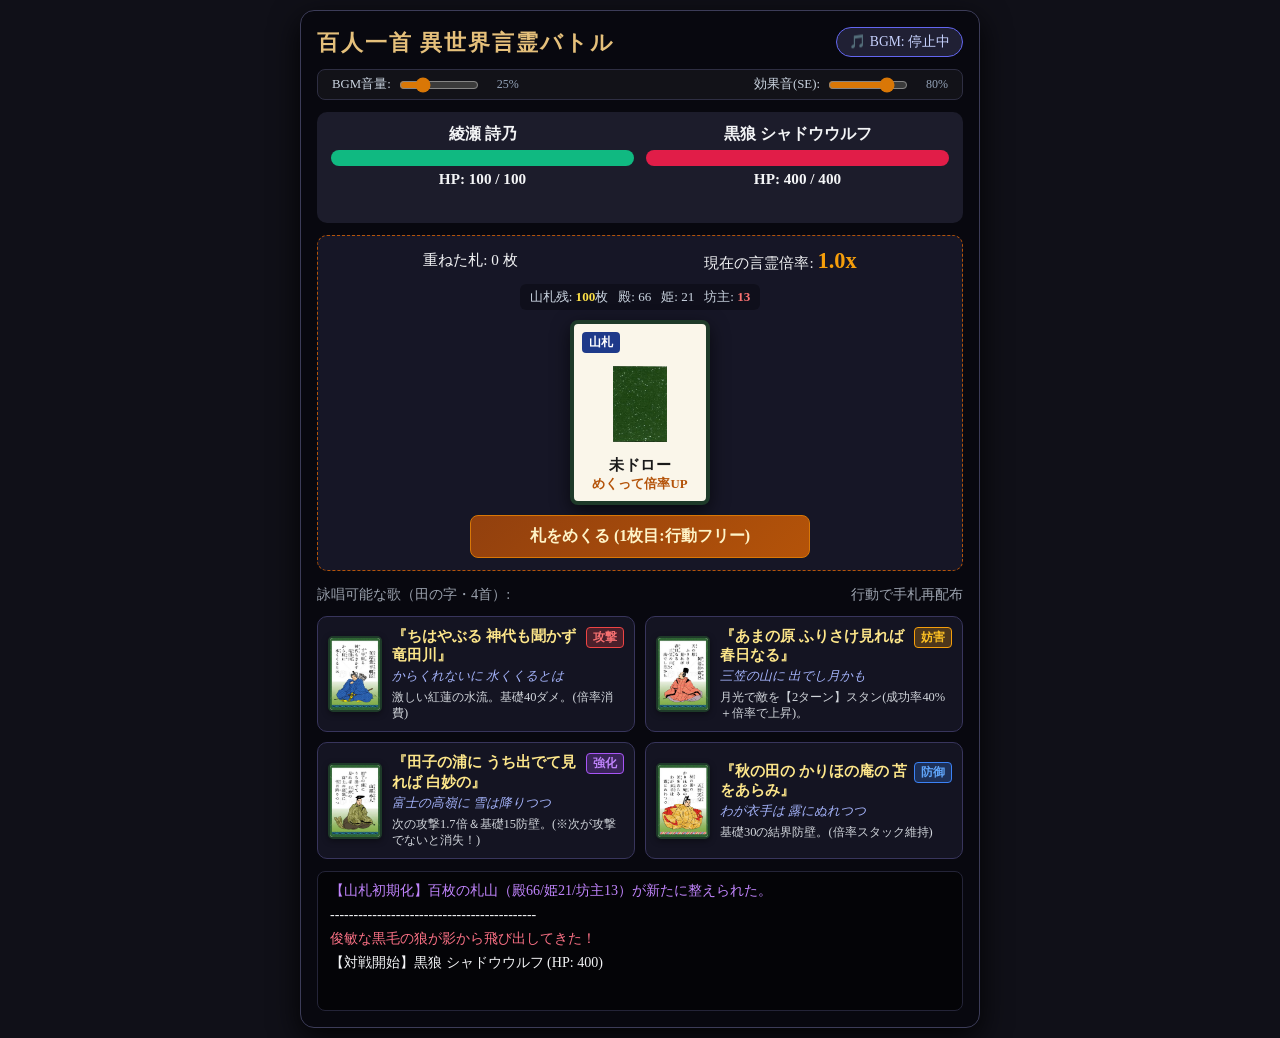
<file: index.html>
<!DOCTYPE html>
<html lang="ja">
<head>
  <meta charset="UTF-8">
  <meta name="viewport" content="width=device-width, initial-scale=1.0, maximum-scale=1.0, user-scalable=no">
  <title>百人一首 異世界言霊バトル - 雅</title>
  <link rel="stylesheet" href="style.css">
</head>
<body>

<audio id="audio-bgm" src="bgm/bgm.mp3" loop preload="auto"></audio>

<div class="game-container" onclick="tryResumeAudio()">
  <div class="header-bar">
    <h1>百人一首 異世界言霊バトル</h1>
    <button class="bgm-btn" id="bgm-toggle-btn" onclick="toggleBgm(event)">🎵 BGM: 停止中</button>
  </div>

  <!-- 音量バランス調整エリア -->
  <div class="volume-controls">
    <div class="volume-slider-wrap">
      <label for="bgm-vol-slider">BGM音量:</label>
      <input type="range" id="bgm-vol-slider" min="0" max="100" value="25" oninput="changeBgmVolume(this.value)">
      <span id="bgm-vol-txt">25%</span>
    </div>
    <div class="volume-slider-wrap">
      <label for="se-vol-slider">効果音(SE):</label>
      <input type="range" id="se-vol-slider" min="0" max="100" value="80" oninput="changeSeVolume(this.value)">
      <span id="se-vol-txt">80%</span>
    </div>
  </div>

  <div class="battlefield">
    <div class="entity-box">
      <div class="entity-name">綾瀬 詩乃</div>
      <div class="hp-bar-bg"><div id="player-hp-bar" class="hp-bar-fill" style="width: 100%; background: #10b981;"></div></div>
      <div class="hp-num" id="player-hp-txt">HP: 100 / 100</div>
      <div id="player-status" class="status-txt"></div>
    </div>
    <div class="entity-box">
      <div class="entity-name" id="boss-name">敵魔獣</div>
      <div class="hp-bar-bg"><div id="boss-hp-bar" class="hp-bar-fill" style="width: 100%;"></div></div>
      <div class="hp-num" id="boss-hp-txt">HP: 0 / 0</div>
      <div id="boss-status" class="status-txt"></div>
    </div>
  </div>

  <div class="bozu-section">
    <div class="bozu-header">
      <div>重ねた札: <span id="stack-count">0</span> 枚</div>
      <div>現在の言霊倍率: <span id="multiplier" class="multiplier">1.0x</span></div>
    </div>
    
    <div class="deck-stats">
      <span>山札残: <strong id="deck-total" style="color:#fde047;">100</strong>枚</span>
      <span>殿: <span id="deck-tono">66</span></span>
      <span>姫: <span id="deck-hime">21</span></span>
      <span>坊主: <strong id="deck-bozu" style="color:#f87171;">13</strong></span>
    </div>
    
    <div class="drawn-card-display" id="drawn-card">
      <div class="card-type-tag tag-tono" id="card-tag">山札</div>
      <div class="card-svg-wrap" id="card-art-container"></div>
      <div>
        <div class="card-name-txt" id="card-name">未ドロー</div>
        <div class="card-bonus-txt" id="card-bonus">めくって倍率UP</div>
      </div>
    </div>

    <button id="draw-btn" class="card-draw-btn" onclick="handleManualDraw()">札をめくる (1枚目:行動フリー)</button>
  </div>

  <div class="hand-header">
    <span>詠唱可能な歌（田の字・4首）:</span>
    <span>行動で手札再配布</span>
  </div>

  <div class="skills-section" id="hand-container"></div>

  <button class="restart-btn" id="restart-btn" onclick="startNewBattle()">次の敵と対峙する (再戦)</button>

  <div class="log-box" id="log-box"></div>
</div>

<script src="game.js"></script>
</body>
</html>
</file>
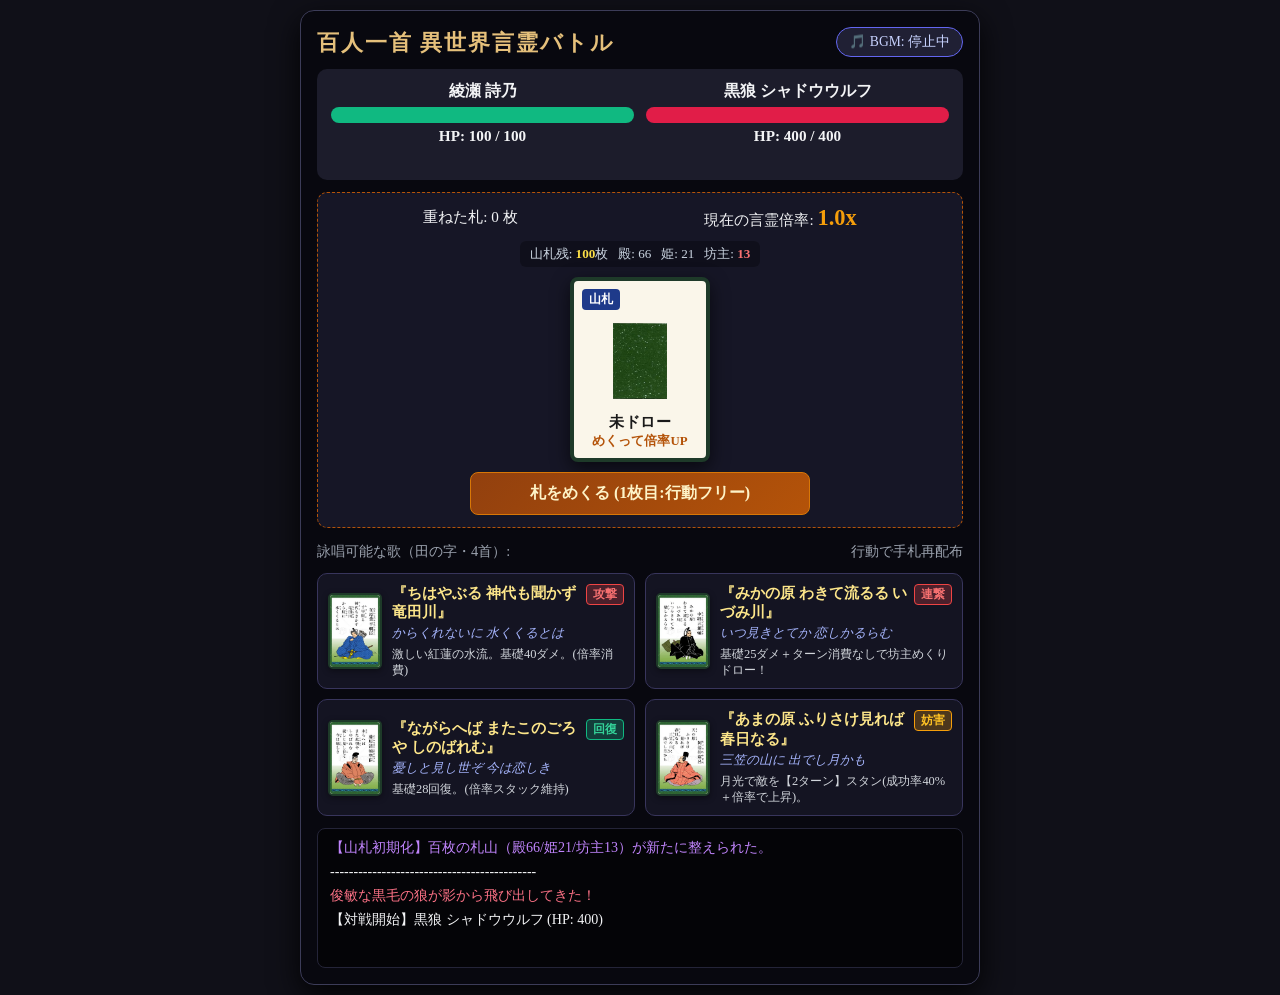
<file: gemini-code-1791026962205.html>
<!DOCTYPE html>
<html lang="ja">
<head>
  <meta charset="UTF-8">
  <meta name="viewport" content="width=device-width, initial-scale=1.0, maximum-scale=1.0, user-scalable=no">
  <title>百人一首 異世界言霊バトル - 雅</title>
  <link rel="stylesheet" href="style.css">
</head>
<body>

<!-- BGM音源タグ（ローカル・リポジトリ内ファイル） -->
<audio id="audio-bgm" src="bgm/bgm.mp3" loop preload="auto"></audio>

<div class="game-container" onclick="tryResumeAudio()">
  <div class="header-bar">
    <h1>百人一首 異世界言霊バトル</h1>
    <button class="bgm-btn" id="bgm-toggle-btn" onclick="toggleBgm(event)">🎵 BGM: 停止中</button>
  </div>

  <div class="battlefield">
    <div class="entity-box">
      <div class="entity-name">綾瀬 詩乃</div>
      <div class="hp-bar-bg"><div id="player-hp-bar" class="hp-bar-fill" style="width: 100%; background: #10b981;"></div></div>
      <div class="hp-num" id="player-hp-txt">HP: 100 / 100</div>
      <div id="player-status" class="status-txt"></div>
    </div>
    <div class="entity-box">
      <div class="entity-name" id="boss-name">敵魔獣</div>
      <div class="hp-bar-bg"><div id="boss-hp-bar" class="hp-bar-fill" style="width: 100%;"></div></div>
      <div class="hp-num" id="boss-hp-txt">HP: 0 / 0</div>
      <div id="boss-status" class="status-txt"></div>
    </div>
  </div>

  <div class="bozu-section">
    <div class="bozu-header">
      <div>重ねた札: <span id="stack-count">0</span> 枚</div>
      <div>現在の言霊倍率: <span id="multiplier" class="multiplier">1.0x</span></div>
    </div>
    
    <div class="deck-stats">
      <span>山札残: <strong id="deck-total" style="color:#fde047;">100</strong>枚</span>
      <span>殿: <span id="deck-tono">66</span></span>
      <span>姫: <span id="deck-hime">21</span></span>
      <span>坊主: <strong id="deck-bozu" style="color:#f87171;">13</strong></span>
    </div>
    
    <div class="drawn-card-display" id="drawn-card">
      <div class="card-type-tag tag-tono" id="card-tag">山札</div>
      <div class="card-svg-wrap" id="card-art-container"></div>
      <div>
        <div class="card-name-txt" id="card-name">未ドロー</div>
        <div class="card-bonus-txt" id="card-bonus">めくって倍率UP</div>
      </div>
    </div>

    <button id="draw-btn" class="card-draw-btn" onclick="handleManualDraw()">札をめくる (1枚目:行動フリー)</button>
  </div>

  <div class="hand-header">
    <span>詠唱可能な歌（田の字・4首）:</span>
    <span>行動で手札再配布</span>
  </div>

  <div class="skills-section" id="hand-container"></div>

  <button class="restart-btn" id="restart-btn" onclick="startNewBattle()">次の敵と対峙する (再戦)</button>

  <div class="log-box" id="log-box"></div>
</div>

<script src="game.js"></script>
</body>
</html>
</file>
<file: style.css>
:root {
  --bg: #101018;
  --card-bg: #1c1c2b;
  --accent: #d97706;
  --text: #f3f4f6;
  --danger: #ef4444;
  --heal: #10b981;
  --shield: #3b82f6;
  --buff: #a855f7;
}

* {
  box-sizing: border-box;
  margin: 0;
  padding: 0;
  font-family: "Yu Mincho", "Hiragino Mincho ProN", serif;
  -webkit-tap-highlight-color: transparent;
}

body {
  background-color: var(--bg);
  color: var(--text);
  display: flex;
  justify-content: center;
  padding: 10px;
  min-height: 100vh;
}

.game-container {
  width: 100%;
  max-width: 680px;
  background: #08080f;
  border: 1px solid #3c3c58;
  border-radius: 14px;
  padding: 16px;
  display: flex;
  flex-direction: column;
  gap: 12px;
  box-shadow: 0 10px 30px rgba(0, 0, 0, 0.85);
}

.header-bar {
  display: flex;
  justify-content: space-between;
  align-items: center;
}

h1 {
  font-size: 1.35rem;
  color: #e5c07b;
  letter-spacing: 2px;
}

.bgm-btn {
  background: #202034;
  border: 1px solid #6366f1;
  color: #c7d2fe;
  padding: 5px 12px;
  font-size: 0.85rem;
  border-radius: 20px;
  cursor: pointer;
}

/* 音量コントローラー */
.volume-controls {
  display: flex;
  justify-content: space-between;
  background: rgba(255, 255, 255, 0.04);
  padding: 6px 14px;
  border-radius: 8px;
  border: 1px solid #2e2e42;
  gap: 10px;
}

.volume-slider-wrap {
  display: flex;
  align-items: center;
  gap: 8px;
  font-size: 0.8rem;
  color: #cbd5e1;
}

.volume-slider-wrap input[type="range"] {
  width: 80px;
  accent-color: #d97706;
  cursor: pointer;
}

.volume-slider-wrap span {
  width: 32px;
  text-align: right;
  font-size: 0.75rem;
  color: #94a3b8;
}

.battlefield {
  display: flex;
  justify-content: space-between;
  gap: 12px;
  background: var(--card-bg);
  padding: 12px 14px;
  border-radius: 10px;
}

.entity-box {
  flex: 1;
  text-align: center;
}

.entity-name {
  font-weight: bold;
  margin-bottom: 5px;
  font-size: 1rem;
}

.hp-bar-bg {
  background: #374151;
  height: 16px;
  border-radius: 8px;
  overflow: hidden;
  margin-bottom: 4px;
}

.hp-bar-fill {
  height: 100%;
  background: #e11d48;
  transition: width 0.3s ease;
}

.hp-num {
  font-size: 0.95rem;
  font-weight: bold;
}

.status-txt {
  font-size: 0.85rem;
  color: #93c5fd;
  min-height: 1.3rem;
  margin-top: 2px;
}

.bozu-section {
  background: #161626;
  border: 1px dashed #b45309;
  border-radius: 10px;
  padding: 12px;
  display: flex;
  flex-direction: column;
  align-items: center;
  gap: 10px;
}

.bozu-header {
  width: 100%;
  display: flex;
  justify-content: space-around;
  align-items: center;
  font-size: 0.95rem;
}

.multiplier {
  color: #f59e0b;
  font-weight: bold;
  font-size: 1.4rem;
}

.deck-stats {
  font-size: 0.82rem;
  color: #cbd5e1;
  background: rgba(0, 0, 0, 0.3);
  padding: 4px 10px;
  border-radius: 6px;
  display: flex;
  gap: 10px;
}

.drawn-card-display {
  width: 140px;
  height: 185px;
  background: #faf6ea;
  color: #1a1a1a;
  border: 4px solid #1e3a29;
  border-radius: 8px;
  display: flex;
  flex-direction: column;
  justify-content: space-between;
  padding: 8px;
  box-shadow: 0 6px 18px rgba(0, 0, 0, 0.6);
  transition: transform 0.2s cubic-bezier(0.175, 0.885, 0.32, 1.275);
}

.card-type-tag {
  align-self: flex-start;
  font-size: 0.75rem;
  padding: 2px 7px;
  border-radius: 4px;
  font-weight: bold;
  color: #fff;
}

.tag-tono { background: #1e3a8a; }
.tag-hime { background: #b91c1c; }
.tag-bozu { background: #4b5563; }

.card-svg-wrap {
  width: 76px;
  height: 76px;
  margin: 0 auto;
  display: flex;
  align-items: center;
  justify-content: center;
}

.card-svg-wrap svg,
.card-svg-wrap img {
  width: 100%;
  height: 100%;
  object-fit: contain;
  filter: none;
}

.card-name-txt {
  text-align: center;
  font-weight: bold;
  font-size: 0.95rem;
  letter-spacing: 0.5px;
}

.card-bonus-txt {
  text-align: center;
  font-size: 0.8rem;
  font-weight: bold;
  color: #b45309;
}

.card-draw-btn {
  width: 100%;
  max-width: 340px;
  background: linear-gradient(135deg, #92400e, #b45309);
  border: 1px solid #d97706;
  color: #fef3c7;
  padding: 10px;
  font-size: 1rem;
  border-radius: 8px;
  cursor: pointer;
  font-weight: bold;
  touch-action: manipulation;
}

.card-draw-btn:active {
  transform: scale(0.98);
}

.btn-turn-consume {
  background: linear-gradient(135deg, #b91c1c, #dc2626);
  border-color: #ef4444;
}

.hand-header {
  font-size: 0.9rem;
  color: #9ca3af;
  margin-top: 2px;
  display: flex;
  justify-content: space-between;
}

.skills-section {
  display: grid;
  grid-template-columns: 1fr 1fr;
  grid-template-rows: auto auto;
  gap: 10px;
}

.skill-btn {
  background: #141422;
  border: 1px solid #38355c;
  border-radius: 10px;
  padding: 10px;
  color: var(--text);
  cursor: pointer;
  text-align: left;
  display: flex;
  flex-direction: row;
  align-items: center;
  gap: 10px;
  min-height: 110px;
  touch-action: manipulation;
}

.skill-btn:active {
  background: #252342;
  border-color: #818cf8;
}

.skill-img-slot {
  width: 54px;
  height: 76px;
  min-width: 54px;
  background: #faf6ea;
  border: 2px solid #1e3a29;
  border-radius: 5px;
  display: flex;
  align-items: center;
  justify-content: center;
  overflow: hidden;
  box-shadow: 0 2px 6px rgba(0, 0, 0, 0.4);
}

.skill-img-slot img {
  width: 100%;
  height: 100%;
  object-fit: cover;
}

.skill-img-slot svg {
  width: 100%;
  height: 100%;
}

.skill-content-wrap {
  flex: 1;
  display: flex;
  flex-direction: column;
  gap: 4px;
}

.skill-top {
  display: flex;
  justify-content: space-between;
  align-items: flex-start;
  gap: 4px;
}

.skill-kami {
  font-size: 0.92rem;
  font-weight: bold;
  color: #fde68a;
  line-height: 1.3;
}

.skill-shimo {
  font-size: 0.8rem;
  color: #a5b4fc;
  font-style: italic;
  line-height: 1.25;
}

.skill-badge {
  font-size: 0.72rem;
  padding: 2px 6px;
  border-radius: 4px;
  font-weight: bold;
  white-space: nowrap;
}

.badge-atk { background: rgba(239, 68, 68, 0.25); color: #f87171; border: 1px solid #ef4444; }
.badge-heal { background: rgba(16, 185, 129, 0.25); color: #34d399; border: 1px solid #10b981; }
.badge-def { background: rgba(59, 130, 246, 0.25); color: #60a5fa; border: 1px solid #3b82f6; }
.badge-buff { background: rgba(168, 85, 247, 0.25); color: #c084fc; border: 1px solid #a855f7; }
.badge-spec { background: rgba(245, 158, 11, 0.25); color: #fbbf24; border: 1px solid #f59e0b; }

.skill-desc {
  font-size: 0.78rem;
  color: #d1d5db;
  line-height: 1.3;
}

.log-box {
  background: #040407;
  border: 1px solid #242438;
  height: 140px;
  border-radius: 8px;
  padding: 8px 12px;
  overflow-y: auto;
  font-size: 0.88rem;
  line-height: 1.5;
}

.log-entry { margin-bottom: 3px; }
.log-poem { color: #fde047; font-style: italic; }
.log-bozu { color: #f87171; font-weight: bold; }
.log-boss { color: #fb7185; }
.log-heal { color: #4ade80; }
.log-buff { color: #c084fc; }

.restart-btn {
  display: none;
  width: 100%;
  background: #4338ca;
  border: 1px solid #818cf8;
  color: #ffffff;
  padding: 12px;
  border-radius: 8px;
  font-size: 1.05rem;
  cursor: pointer;
  font-weight: bold;
}
</file>
